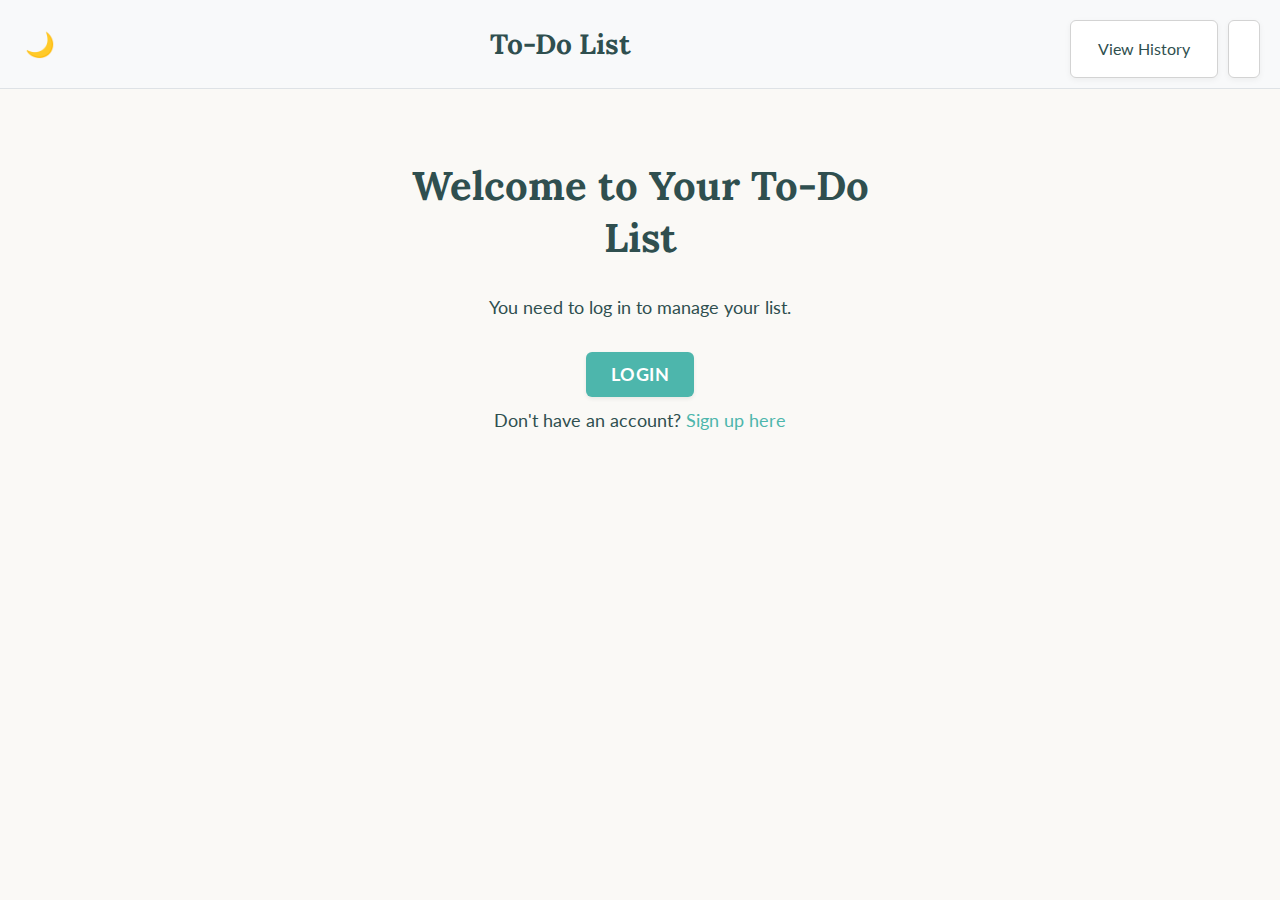
<file: index.html>
<!DOCTYPE html>
<html lang="en">
<head>
    <meta charset="UTF-8">
    <meta name="viewport" content="width=device-width, initial-scale=1.0">
    <title>To-Do List</title>
    <link rel="stylesheet" href="style.css">
</head>
<body>
    <nav>
        <div id="darkModeToggleContainer">
            <div id="darkModeToggle">🌙</div>
        </div>
        <div class="nav-title">
            <h1>To-Do List</h1>
        </div>
        <div class="nav-buttons">
            <ul class="desktop-nav-menu">
                <li><a href="#" id="history-btn">View History</a></li>
                <li><a href="#" id="logout-btn" style="display:none;">Logout</a></li>
            </ul>
            <div class="dropdown">
                <a href="#" class="dropdown-toggle" aria-label="Toggle navigation">
                    <span class="hamburger-bar"></span>
                    <span class="hamburger-bar"></span>
                    <span class="hamburger-bar"></span>
                </a>
                <div class="dropdown-menu">
                    <ul class="mobile-nav-menu">
                        <li><a href="#" id="history-btn-mobile">View History</a></li>
                        <li><a href="#" id="logout-btn-mobile" style="display:none;">Logout</a></li>
                    </ul>
                </div>
            </div>
        </div>
    </nav>

    <div id="auth-container">
        <h1>Welcome to Your To-Do List</h1>
        <p>You need to log in to manage your list.</p>
        <a href="login.html"><button>Login</button></a>
        <p>Don't have an account? <a href="signup.html">Sign up here</a></p>
    </div>

    <div id="app-container" style="display:none;"> <!-- App content will be hidden initially -->
        <input type="text" id="todo-input" placeholder="Enter a new to-do item">
        <button id="add-todo-btn">Add To-Do</button>
        <ul id="todo-list">
            <!-- To-do items will be added here by JavaScript -->
        </ul>
        <button id="end-day-btn">End Day</button>

        <div id="history-page" style="display:none;">
            <h2>History</h2>
            <button id="back-to-main-btn">Back to Main List</button>
            <div id="history-dates">
                <h3>Archived Dates</h3>
                <ul id="dates-list"></ul>
            </div>
            <div id="archived-tasks-viewer">
                <h3>Tasks for <span id="selected-history-date"></span></h3>
                <ul id="archived-tasks-list"></ul>
            </div>
        </div>
    </div>
    <script src="auth.js"></script>
    <script src="script.js"></script>
</body>
</html>
</file>
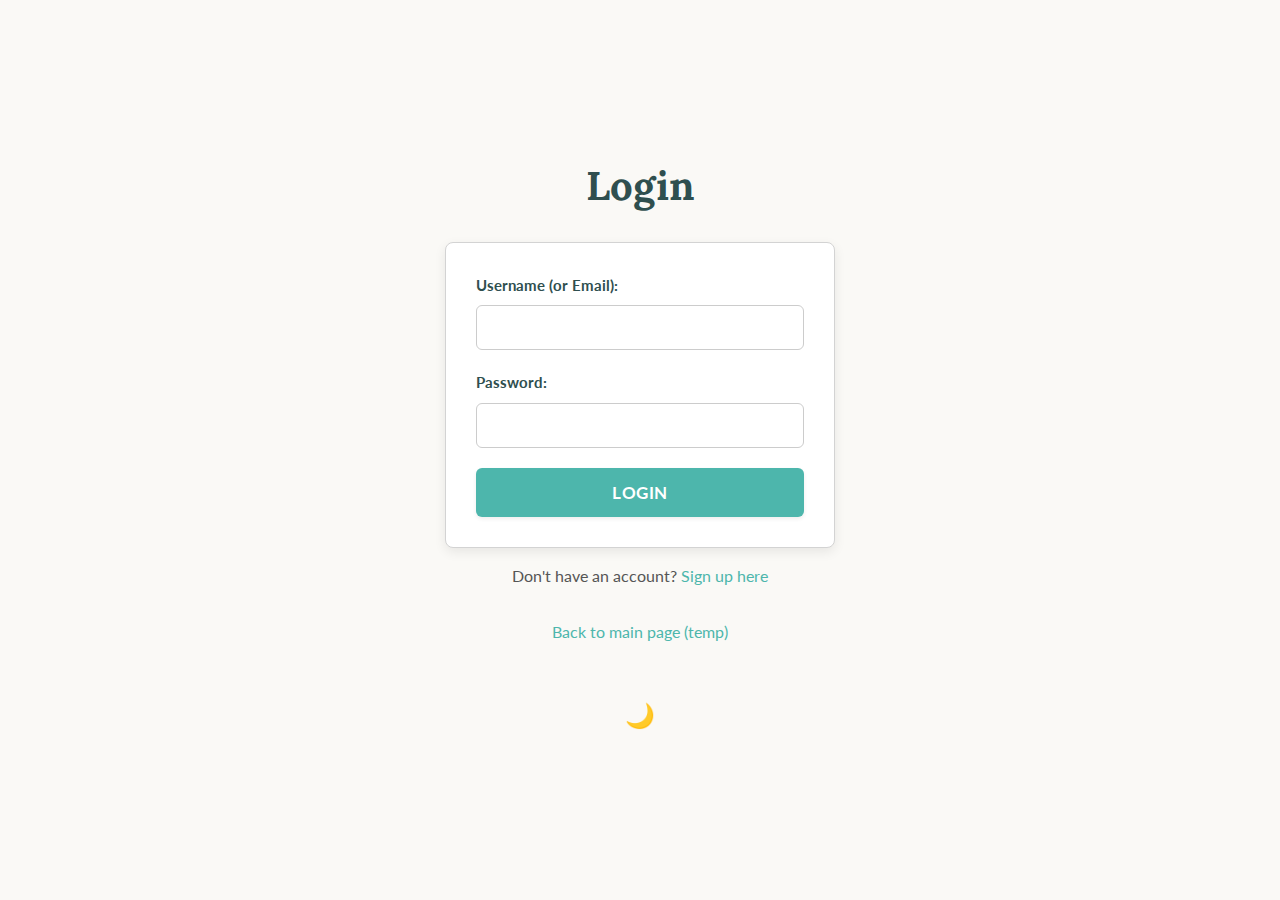
<file: login.html>
<!DOCTYPE html>
<html lang="en">
<head>
    <meta charset="UTF-8">
    <meta name="viewport" content="width=device-width, initial-scale=1.0">
    <title>Login - To-Do List</title>
    <link rel="stylesheet" href="style.css">
</head>
<body>
    <div id="darkModeToggleContainer">
        <div id="darkModeToggle">🌙</div>
    </div>
    <div class="container">
        <h1>Login</h1>
        <form id="login-form">
            <div>
                <label for="username">Username (or Email):</label>
                <input type="text" id="username" name="username" required>
            </div>
            <div>
                <label for="password">Password:</label>
                <input type="password" id="password" name="password" required>
            </div>
            <button type="submit">Login</button>
        </form>
        <p>Don't have an account? <a href="signup.html">Sign up here</a></p>
        <p><a href="index.html">Back to main page (temp)</a></p> <!-- Temporary link -->
    </div>
    <script src="auth.js"></script>
</body>
</html>
</file>
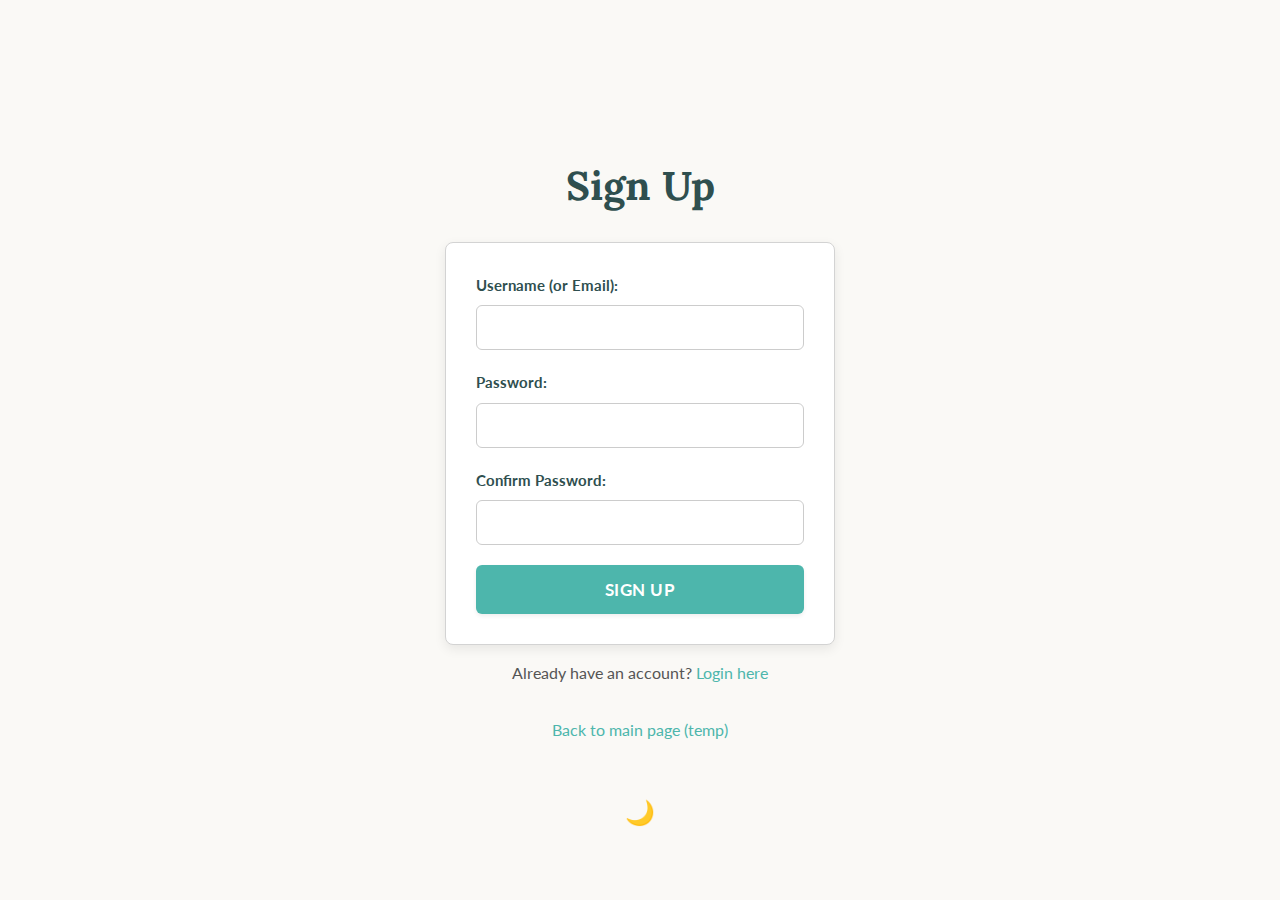
<file: signup.html>
<!DOCTYPE html>
<html lang="en">
<head>
    <meta charset="UTF-8">
    <meta name="viewport" content="width=device-width, initial-scale=1.0">
    <title>Sign Up - To-Do List</title>
    <link rel="stylesheet" href="style.css">
</head>
<body>
    <div id="darkModeToggleContainer">
        <div id="darkModeToggle">🌙</div>
    </div>
    <div class="container">
        <h1>Sign Up</h1>
        <form id="signup-form">
            <div>
                <label for="new-username">Username (or Email):</label>
                <input type="text" id="new-username" name="new-username" required>
            </div>
            <div>
                <label for="new-password">Password:</label>
                <input type="password" id="new-password" name="new-password" required>
            </div>
            <div>
                <label for="confirm-password">Confirm Password:</label>
                <input type="password" id="confirm-password" name="confirm-password" required>
            </div>
            <button type="submit">Sign Up</button>
        </form>
        <p>Already have an account? <a href="login.html">Login here</a></p>
        <p><a href="index.html">Back to main page (temp)</a></p> <!-- Temporary link -->
    </div>
    <script src="auth.js"></script>
</body>
</html>
</file>
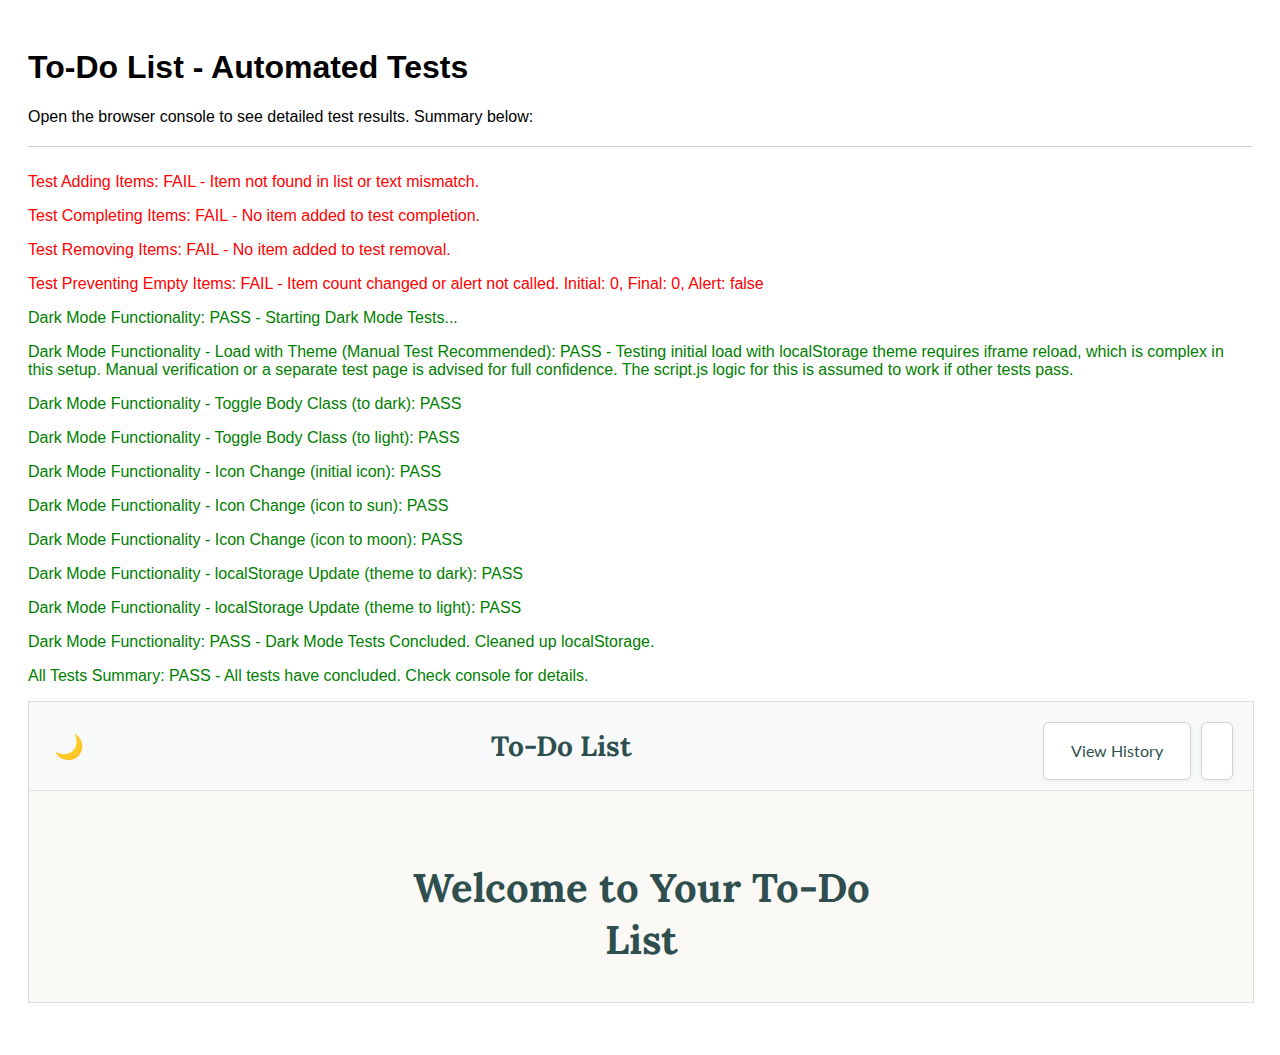
<file: tests.html>
<!DOCTYPE html>
<html lang="en">
<head>
    <meta charset="UTF-8">
    <meta name="viewport" content="width=device-width, initial-scale=1.0">
    <title>To-Do List Tests</title>
    <style>
        body { font-family: sans-serif; padding: 20px; }
        #test-results { margin-top: 20px; border-top: 1px solid #ccc; padding-top: 10px; }
        .pass { color: green; }
        .fail { color: red; }
        iframe { width: 100%; height: 300px; border: 1px solid #ddd; margin-bottom: 20px; }
    </style>
</head>
<body>
    <h1>To-Do List - Automated Tests</h1>
    <p>Open the browser console to see detailed test results. Summary below:</p>
    <div id="test-results"></div>
    <iframe src="index.html" id="todo-app-iframe"></iframe>

    <script>
        const iframe = document.getElementById('todo-app-iframe');
        const testResultsDiv = document.getElementById('test-results');

        function logTestResult(testName, passed, message = '') {
            const resultP = document.createElement('p');
            resultP.textContent = `${testName}: ${passed ? 'PASS' : 'FAIL'} ${message ? '- ' + message : ''}`;
            resultP.className = passed ? 'pass' : 'fail';
            testResultsDiv.appendChild(resultP);
            if (!passed) {
                console.error(`${testName}: FAIL ${message ? '- ' + message : ''}`);
            } else {
                console.log(`${testName}: PASS`);
            }
        }

        iframe.onload = () => {
            console.log('To-Do List App loaded in iframe. Starting tests...');
            runAllTests();
        };

        async function runAllTests() {
            const appDoc = iframe.contentDocument || iframe.contentWindow.document;
            if (!appDoc) {
                logTestResult('Setup', false, 'Could not access iframe document.');
                return;
            }

            const todoInput = appDoc.getElementById('todo-input');
            const addTodoBtn = appDoc.getElementById('add-todo-btn');
            const todoList = appDoc.getElementById('todo-list');

            if (!todoInput || !addTodoBtn || !todoList) {
                logTestResult('Setup', false, 'Could not find necessary elements in iframe.');
                return;
            }
            
            // Utility to reset list and input for next test
            function resetApp() {
                todoList.innerHTML = ''; // Clear list
                todoInput.value = '';    // Clear input
            }
            
            // --- Test 1: Adding Items ---
            async function testAddingItems() {
                resetApp();
                const testName = "Test Adding Items";
                const itemText = "New Test Item";
                todoInput.value = itemText;
                addTodoBtn.click();

                // Need a slight delay for DOM update if script.js manipulates DOM asynchronously (though current script is sync)
                await new Promise(resolve => setTimeout(resolve, 50)); 

                const firstItem = todoList.querySelector('li');
                const passed = firstItem && firstItem.textContent.includes(itemText);
                logTestResult(testName, passed, passed ? '' : 'Item not found in list or text mismatch.');
                console.assert(passed, `${testName}: Expected item "${itemText}" to be in the list.`);
            }

            // --- Test 2: Completing Items ---
            async function testCompletingItems() {
                resetApp();
                const testName = "Test Completing Items";
                const itemText = "Complete Me Item";
                todoInput.value = itemText;
                addTodoBtn.click();
                await new Promise(resolve => setTimeout(resolve, 50));

                const firstItem = todoList.querySelector('li');
                if (!firstItem) {
                    logTestResult(testName, false, "No item added to test completion.");
                    console.assert(false, `${testName}: No item found to complete.`);
                    return;
                }
                const completeBtn = firstItem.querySelector('.complete-btn');
                if (!completeBtn) {
                    logTestResult(testName, false, "Complete button not found on item.");
                    console.assert(false, `${testName}: Complete button not found.`);
                    return;
                }
                completeBtn.click();
                await new Promise(resolve => setTimeout(resolve, 50));
                
                const passed = firstItem.classList.contains('completed');
                logTestResult(testName, passed, passed ? '' : 'Item does not have "completed" class.');
                console.assert(passed, `${testName}: Expected item to have "completed" class.`);
            }

            // --- Test 3: Removing Items ---
            async function testRemovingItems() {
                resetApp();
                const testName = "Test Removing Items";
                const itemText = "Remove Me Item";
                todoInput.value = itemText;
                addTodoBtn.click();
                await new Promise(resolve => setTimeout(resolve, 50));

                let firstItem = todoList.querySelector('li');
                if (!firstItem) {
                    logTestResult(testName, false, "No item added to test removal.");
                    console.assert(false, `${testName}: No item found to remove.`);
                    return;
                }
                const removeBtn = firstItem.querySelector('.remove-btn');
                 if (!removeBtn) {
                    logTestResult(testName, false, "Remove button not found on item.");
                    console.assert(false, `${testName}: Remove button not found.`);
                    return;
                }
                removeBtn.click();
                await new Promise(resolve => setTimeout(resolve, 50));

                firstItem = todoList.querySelector('li'); // Re-query
                const passed = !firstItem; // Should be null if removed
                logTestResult(testName, passed, passed ? '' : 'Item was not removed from the list.');
                console.assert(passed, `${testName}: Expected item to be removed from the list.`);
            }

            // --- Test 4: Preventing Empty Items ---
            async function testPreventingEmptyItems() {
                resetApp();
                const testName = "Test Preventing Empty Items";
                const initialItemCount = todoList.children.length;
                
                // Mock alert so it doesn't block tests
                let alertCalled = false;
                iframe.contentWindow.alert = (message) => {
                    console.log(`Alert shown (mocked): ${message}`);
                    alertCalled = true;
                };

                todoInput.value = "   "; // Empty or whitespace
                addTodoBtn.click();
                await new Promise(resolve => setTimeout(resolve, 50));

                const finalItemCount = todoList.children.length;
                const passed = (finalItemCount === initialItemCount) && alertCalled;
                logTestResult(testName, passed, passed ? '' : `Item count changed or alert not called. Initial: ${initialItemCount}, Final: ${finalItemCount}, Alert: ${alertCalled}`);
                console.assert(passed, `${testName}: Expected no item to be added and alert to be called.`);
                
                // Restore original alert
                delete iframe.contentWindow.alert;
            }

            // Run tests sequentially
            await testAddingItems();
            await testCompletingItems();
            await testRemovingItems();
            await testPreventingEmptyItems();

            // --- Dark Mode Tests ---
            await testDarkModeFunctionality(appDoc, iframe.contentWindow);
            
            logTestResult("All Tests Summary", true, "All tests have concluded. Check console for details.");
        }

        async function testDarkModeFunctionality(appDoc, appWindow) {
            const testSuiteName = "Dark Mode Functionality";
            logTestResult(testSuiteName, true, "Starting Dark Mode Tests...");

            const body = appDoc.body;
            const darkModeToggle = appDoc.getElementById('darkModeToggle');

            if (!darkModeToggle) {
                logTestResult(testSuiteName, false, 'darkModeToggle element not found in iframe.');
                return;
            }

            // Helper to reset state for some tests
            function resetToLightMode() {
                body.classList.remove('dark-mode');
                darkModeToggle.textContent = '🌙';
                appWindow.localStorage.removeItem('theme');
            }

            // --- Test 1: Toggle Class on Body ---
            async function testToggleBodyClass() {
                const testName = `${testSuiteName} - Toggle Body Class`;
                resetToLightMode(); // Ensure starting state

                darkModeToggle.click(); // Click 1 (to dark)
                await new Promise(resolve => setTimeout(resolve, 50));
                let passed = body.classList.contains('dark-mode');
                logTestResult(testName + " (to dark)", passed, passed ? '' : 'Body should have dark-mode class.');

                darkModeToggle.click(); // Click 2 (to light)
                await new Promise(resolve => setTimeout(resolve, 50));
                passed = !body.classList.contains('dark-mode');
                logTestResult(testName + " (to light)", passed, passed ? '' : 'Body should not have dark-mode class.');
            }

            // --- Test 2: Icon Change ---
            async function testIconChange() {
                const testName = `${testSuiteName} - Icon Change`;
                resetToLightMode();

                // Initial state (should be light by default from reset)
                let passed = darkModeToggle.textContent === '🌙';
                logTestResult(testName + " (initial icon)", passed, passed ? '' : `Expected initial icon '🌙', got '${darkModeToggle.textContent}'.`);

                darkModeToggle.click(); // Click 1 (to dark)
                await new Promise(resolve => setTimeout(resolve, 50));
                passed = darkModeToggle.textContent === '☀️';
                logTestResult(testName + " (icon to sun)", passed, passed ? '' : `Expected icon '☀️', got '${darkModeToggle.textContent}'.`);

                darkModeToggle.click(); // Click 2 (to light)
                await new Promise(resolve => setTimeout(resolve, 50));
                passed = darkModeToggle.textContent === '🌙';
                logTestResult(testName + " (icon to moon)", passed, passed ? '' : `Expected icon '🌙', got '${darkModeToggle.textContent}'.`);
            }

            // --- Test 3: localStorage Update ---
            async function testLocalStorageUpdate() {
                const testName = `${testSuiteName} - localStorage Update`;
                resetToLightMode(); // Clears localStorage and sets to light

                darkModeToggle.click(); // Click 1 (to dark)
                await new Promise(resolve => setTimeout(resolve, 50));
                let storedTheme = appWindow.localStorage.getItem('theme');
                let passed = storedTheme === 'dark';
                logTestResult(testName + " (theme to dark)", passed, passed ? '' : `localStorage theme should be 'dark', got '${storedTheme}'.`);

                darkModeToggle.click(); // Click 2 (to light)
                await new Promise(resolve => setTimeout(resolve, 50));
                storedTheme = appWindow.localStorage.getItem('theme');
                passed = storedTheme === 'light';
                logTestResult(testName + " (theme to light)", passed, passed ? '' : `localStorage theme should be 'light', got '${storedTheme}'.`);
            }
            
            // --- Test 4: Load with Theme from localStorage ---
            // This test requires reloading the iframe, which is complex here.
            // The current test setup loads the iframe once.
            // A full test would involve:
            // 1. Set localStorage in iframe's context.
            // 2. Reload iframe: iframe.contentWindow.location.reload() or iframe.src = iframe.src.
            // 3. Wait for iframe to load again.
            // 4. Perform assertions.
            // This is tricky because runAllTests() is called on iframe.onload.
            // For now, we'll log a note about this limitation.
            // A more robust solution might involve a separate test HTML page for this specific scenario
            // or a more advanced testing framework.

            logTestResult(testSuiteName + " - Load with Theme (Manual Test Recommended)", true, "Testing initial load with localStorage theme requires iframe reload, which is complex in this setup. Manual verification or a separate test page is advised for full confidence. The script.js logic for this is assumed to work if other tests pass.");

            // Run dark mode tests
            await testToggleBodyClass();
            await testIconChange();
            await testLocalStorageUpdate();
            
            // Cleanup localStorage after dark mode tests
            appWindow.localStorage.removeItem('theme');
            logTestResult(testSuiteName, true, "Dark Mode Tests Concluded. Cleaned up localStorage.");
        }
    </script>
</body>
</html>
</file>
<file: style.css>
@import url('https://fonts.googleapis.com/css2?family=Lora:wght@400;700&family=Lato:wght@400;700&display=swap');

/* Reset and Base Styles */
* {
    box-sizing: border-box;
    margin: 0;
    padding: 0;
}

html {
    font-size: 16px; /* Base font size */
}

body {
    font-family: 'Lato', sans-serif;
    display: flex;
    flex-direction: column;
    align-items: center;
    background-color: #FAF9F6;
    color: #2F4F4F;
    margin: 0;
    padding: 20px;
    line-height: 1.6;
}

h1, h2, h3 {
    font-family: 'Lora', serif;
    color: #2F4F4F;
    margin-bottom: 0.75em;
    line-height: 1.3;
}

h1 {
    font-size: 2.5rem;
    margin-top: 20px;
}

h2 {
    font-size: 2rem;
}

h3 {
    font-size: 1.5rem;
}

p {
    margin-bottom: 1rem;
}

a {
    color: #4DB6AC;
    text-decoration: none;
    transition: color 0.3s ease;
}

a:hover {
    color: #388E8E;
    text-decoration: underline;
}

/* Add styles for login/signup containers */
.container {
    display: flex;
    flex-direction: column;
    align-items: center;
    justify-content: center;
    padding: 30px;
    margin-top: 40px;
    width: 100%;
    max-width: 450px;
}

/* Form styling */
#login-form, #signup-form {
    display: flex;
    flex-direction: column;
    gap: 20px;
    padding: 30px;
    background-color: #FFFFFF;
    border: 1px solid #D3D3D3;
    border-radius: 8px;
    width: 100%;
    box-shadow: 0 4px 12px rgba(0,0,0,0.08);
}

#login-form div, #signup-form div {
    display: flex;
    flex-direction: column;
    gap: 8px;
}

#login-form label, #signup-form label {
    font-weight: bold;
    color: #2F4F4F;
    font-size: 0.95rem;
}

input[type="text"], input[type="password"] {
    padding: 12px 15px;
    border: 1px solid #CCCCCC;
    border-radius: 6px;
    font-family: 'Lato', sans-serif;
    font-size: 1rem;
    color: #2F4F4F;
    background-color: #FFFFFF;
    transition: border-color 0.3s ease, box-shadow 0.3s ease;
}

input[type="text"]:focus, input[type="password"]:focus {
    outline: none;
    border-color: #4DB6AC;
    box-shadow: 0 0 0 3px rgba(77, 182, 172, 0.2);
}

/* General button styles */
button, input[type="submit"] {
    padding: 12px 20px;
    background-color: #4DB6AC;
    color: white;
    border: none;
    border-radius: 6px;
    cursor: pointer;
    font-family: 'Lato', sans-serif;
    font-weight: 600; /* Semi-bold */
    font-size: 1rem;
    text-transform: none; /* Softer feel */
    letter-spacing: normal;
    transition: background-color 0.3s ease, transform 0.1s ease, box-shadow 0.2s ease;
    box-shadow: 0 2px 4px rgba(0,0,0,0.07);
}

button:hover, input[type="submit"]:hover {
    background-color: #388E8E;
    transform: translateY(-1px);
    box-shadow: 0 4px 8px rgba(0,0,0,0.1);
}

button:active, input[type="submit"]:active {
    transform: translateY(0px);
    box-shadow: 0 2px 4px rgba(0,0,0,0.07);
}

/* Login/Signup form submit buttons can be more prominent */
#login-form button, #signup-form button {
    text-transform: uppercase;
    letter-spacing: 0.5px;
    padding: 14px 20px;
    font-size: 1.05rem;
    font-weight: bold; /* Ensure it's bold as per original general style */
}

/* Paragraphs with links below the form */
.container p {
    margin-top: 15px;
    color: #555;
}

/* Dark Mode Toggle Styles */
#darkModeToggleContainer {
    position: fixed;
    top: 10px;
    left: 10px;
    cursor: pointer;
    z-index: 1000;

}

#darkModeToggle {
    font-size: 24px;
    padding: 5px;
    border-radius: 50%;
}



/* Auth container on index.html */
#auth-container {
    text-align: center;
    margin-top: 50px;
    padding: 20px;
    width: 100%;
    max-width: 500px;
}

#auth-container h1 {
    margin-bottom: 30px;
}

#auth-container p {
    margin-bottom: 20px;
    font-size: 1.1rem;

}

#auth-container button {
    padding: 12px 25px;
    font-size: 1.1rem;
    margin: 10px 5px;
    text-transform: uppercase;
    letter-spacing: 0.5px;
    font-weight: bold; /* Ensure it's bold */
}

/* App Container (#app-container) and To-Do List specific items on index.html */
#app-container {
    width: 100%;
    max-width: 600px;
    margin-top: 20px;
    padding: 20px;
    display: none;
}

#app-container h1 {
    text-align: center;
    margin-bottom: 30px;
}


#todo-input {
    width: calc(100% - 130px);
    margin-right: 10px;
    margin-bottom: 20px;
    display: inline-block;
    vertical-align: middle;
}

#add-todo-btn {
    width: 110px;
    padding: 12px 10px;
    vertical-align: middle;
    margin-bottom: 20px;
    /* text-transform: none; Inherited from general button */
}

/* Container for action buttons like End Day, View History, Logout */
#app-container > button:not(#add-todo-btn) {
    /* This rule might need review as history-btn and logout-btn are moved */
    margin: 5px;
}

#end-day-btn {
    display: block; /* To allow margin auto centering */
    margin: 20px auto; /* Top/bottom margin 20px, left/right auto for centering */
    /* Inherit general button styles */
}

#history-btn, #logout-btn, #back-to-main-btn {
    /* These buttons are styled by navbar rules or general button rules if elsewhere */
    /* #history-btn and #logout-btn are in the navbar */
}


ul#todo-list {
    list-style-type: none;
    padding: 0;
    width: 100%;
    margin-top: 20px;
}

li {
    background-color: #FFFFFF;
    border: 1px solid #D3D3D3;
    padding: 15px;
    margin-top: 10px;
    border-radius: 6px;
    display: flex;
    justify-content: space-between;
    align-items: center;
    box-shadow: 0 2px 6px rgba(0,0,0,0.05);

    transition: opacity 0.2s ease, background-color 0.2s ease, border-color 0.2s ease, border-top 0.2s ease, box-shadow 0.3s ease; /* Smooth transitions & added box-shadow from existing */

}

li:hover {
    box-shadow: 0 4px 10px rgba(0,0,0,0.08);
}

li > span {
    flex-grow: 1;
    min-width: 0;
    padding-right: 15px;
    overflow-wrap: break-word;
}

.completed span {
    text-decoration: line-through;
    color: #777;
}

li div {
    display: flex;
    gap: 8px;
}

/* Buttons inside list items (Complete, Remove) */
li button {
    padding: 6px 12px;
    font-size: 0.85rem;
    text-transform: none;
    letter-spacing: normal;
    font-weight: normal;
    box-shadow: 0 1px 2px rgba(0,0,0,0.05);
}

li button:hover {
    transform: translateY(-1px);
    box-shadow: 0 2px 4px rgba(0,0,0,0.08);
}

li button.complete-btn {
    background-color: #66BB6A;
    color: white;
}

li button.complete-btn:hover {
    background-color: #4CAF50;
}

li button.remove-btn {
    background-color: #EF5350;
    color: white;
}

li button.remove-btn:hover {
    background-color: #E53935;
}

.completed li button.complete-btn { /* Style for complete button when task IS completed */
    background-color: #A5D6A7;
    color: #333;
}
.completed li button.complete-btn:hover {
    background-color: #81C784;
}


/* History Page Styles */
#history-page {
    width: 100%;
    margin: 20px auto;
    padding: 20px;
    background-color: #FFFFFF;
    border: 1px solid #D3D3D3;
    border-radius: 8px;
}

#history-page h2, #history-page h3 {
    margin-bottom: 15px;
    text-align: center;
}

#dates-list {
    list-style-type: none;
    padding: 0;
    margin-bottom: 20px;
}

#dates-list li {
    padding: 12px 15px;
    background-color: #F8F8F8;
    border: 1px solid #E0E0E0;
    border-radius: 6px;
    margin-bottom: 8px;
    cursor: pointer;
    transition: background-color 0.3s ease, border-color 0.3s ease;
}

#dates-list li:hover {
    background-color: #E9E9E9;
    border-color: #C0C0C0;
}

#archived-tasks-viewer h3 {
    margin-top: 20px;
}
#archived-tasks-list {
    list-style-type: none;
    padding: 0;
}

#archived-tasks-list li {
    padding: 10px 15px;
    border-bottom: 1px solid #E0E0E0;
}

#archived-tasks-list li:last-child {
    border-bottom: none;
}

#archived-tasks-list li.completed-task-history {
    color: #28a745;
}

#archived-tasks-list li.incomplete-task-history {
    color: #dc3545;
}


/* Dark Mode Styles */
body.dark-mode {
    background-color: #1A202C;
    color: #E2E8F0;
}

body.dark-mode h1, body.dark-mode h2, body.dark-mode h3 {
    color: #E2E8F0;
}

body.dark-mode a {
    color: #80CBC4;
}

body.dark-mode a:hover {
    color: #4DB6AC;
}

body.dark-mode .container {
}

body.dark-mode #login-form, body.dark-mode #signup-form {
    background-color: #2D3748;
    border-color: #4A5568;
    box-shadow: 0 4px 12px rgba(0,0,0,0.25);
}

body.dark-mode #login-form label, body.dark-mode #signup-form label {
    color: #E2E8F0;
}

body.dark-mode input[type="text"], body.dark-mode input[type="password"] {
    background-color: #252A34;
    color: #E2E8F0;
    border-color: #4A5568;
}

body.dark-mode input[type="text"]:focus, body.dark-mode input[type="password"]:focus {
    border-color: #80CBC4;
    box-shadow: 0 0 0 3px rgba(128, 203, 196, 0.25);

}

/* Dark Mode Button Refinements */
body.dark-mode button, body.dark-mode input[type="submit"] {
    background-color: #80CBC4;
    color: #1A202C;
    box-shadow: 0 2px 4px rgba(0,0,0,0.2);
}

body.dark-mode button:hover, body.dark-mode input[type="submit"]:hover {
    background-color: #4DB6AC;
    color: #FFFFFF;
    box-shadow: 0 4px 8px rgba(0,0,0,0.3);
}

/* Dark mode for prominent buttons like Login/Signup form submits and #auth-container button */
body.dark-mode #login-form button, body.dark-mode #signup-form button, body.dark-mode #auth-container button {
    background-color: #80CBC4;
    color: #1A202C;
    /* text-transform and letter-spacing are inherited from light mode definitions */
}

body.dark-mode #login-form button:hover, body.dark-mode #signup-form button:hover, body.dark-mode #auth-container button:hover {
    background-color: #4DB6AC;
    color: #FFFFFF;
}

body.dark-mode .container p {
    color: #A0AEC0;
}

body.dark-mode #auth-container p {
    color: #CBD5E0;
}

/* Dark Mode for App Container and To-Do List items */
body.dark-mode #app-container {
}

body.dark-mode #todo-input {
}

body.dark-mode li {
    background-color: #2D3748;
    border-color: #4A5568;
    box-shadow: 0 2px 6px rgba(0,0,0,0.2);
}


body.dark-mode li:hover {
    box-shadow: 0 4px 10px rgba(0,0,0,0.3);
}

body.dark-mode .completed span {
    color: #A0AEC0;
}

/* Specific dark mode overrides for list item buttons */
body.dark-mode li button.complete-btn {
    background-color: #4CAF50;
    color: white;
}

body.dark-mode li button.complete-btn:hover {
    background-color: #388E3C;

}

body.dark-mode li button.remove-btn {
    background-color: #E53935;
    color: white;
}

body.dark-mode li button.remove-btn:hover {
    background-color: #C62828;
}


body.dark-mode .completed li button.complete-btn {
    background-color: #81C784;
    color: #1A202C;
}
body.dark-mode .completed li button.complete-btn:hover {
    background-color: #66BB6A;
}


/* Dark Mode for History Page */
body.dark-mode #history-page {
    background-color: #2D3748;
    border-color: #4A5568;
}

body.dark-mode #history-page h2, body.dark-mode #history-page h3 {
    color: #E2E8F0;
}

body.dark-mode #dates-list li {
    background-color: #252A34;
    border-color: #4A5568;
    color: #CBD5E0;
}

body.dark-mode #dates-list li:hover {
    background-color: #303640;
}

body.dark-mode #archived-tasks-list li {
    border-bottom-color: #4A5568;
}

body.dark-mode #archived-tasks-list li.completed-task-history {
    color: #68D391;
}

body.dark-mode #archived-tasks-list li.incomplete-task-history {
    color: #FC8181;
}

body.dark-mode #darkModeToggle {

}

/* Drag and Drop Styles */
#todo-list li.dragging {
    opacity: 0.5; /* Make the dragged item semi-transparent */
    background-color: #e0e0e0; /* Light gray background while dragging */
    border-style: dashed; /* Optional: dashed border */
}

#todo-list li.drag-over {
    border-top: 2px solid #4DB6AC; /* Highlight top border of potential drop target */
    /* Or use background color change: */
    /* background-color: #f0f8ff; */ /* AliceBlue, a very light blue as hover indication */
}

/* Dark Mode adaptations for drag states */
body.dark-mode #todo-list li.dragging {
    background-color: #4A5568; /* Darker background for dragging item in dark mode */
    opacity: 0.6;
    border-style: dashed;
    border-color: #80CBC4; /* Accent color for dashed border */
}

body.dark-mode #todo-list li.drag-over {
    border-top: 2px solid #80CBC4; /* Dark mode accent for drop target highlight */
    /* Or use background color change: */
    /* background-color: #303640; */ /* Slightly lighter than item bg for dark mode hover */

}

/* Navbar Styles */
nav {
    display: flex;
    justify-content: space-between;
    align-items: center;
    padding: 10px 20px;
    background-color: #f8f9fa;
    border-bottom: 1px solid #dee2e6;
    width: 100%;
    position: fixed; /* Make navbar fixed at the top */
    top: 0;
    left: 0;
    z-index: 1000; /* Ensure navbar is above other content */
}

body {
    padding-top: 70px; /* Add padding to body to offset fixed navbar */
}


.nav-title h1 {
    font-size: 1.75rem; /* Adjusted for navbar */
    margin: 0; /* Remove default margin */
}

#darkModeToggleContainer {
    position: static; /* Override fixed positioning */
    /* Styling for dark mode toggle within navbar is handled by flexbox */
}

/* General Nav List Styling */
.desktop-nav-menu, .mobile-nav-menu {
    list-style-type: none;
    padding: 0;
    margin: 0;
}

.desktop-nav-menu li {
    display: inline-block;
    margin-left: 10px;
}

.desktop-nav-menu li a {
    padding: 8px 12px; /* Adjust padding to resemble button size */
    text-decoration: none;
    color: inherit; /* Inherit color from nav or body */
    border-radius: 4px;
    transition: background-color 0.3s ease, color 0.3s ease;
}

.desktop-nav-menu li a:hover {
    background-color: #e9ecef; /* Light hover for links */
    color: #0056b3; /* Link hover color */
    text-decoration: none;
}

/* Hamburger Icon Styling */
.dropdown {
    position: relative;
    display: none; /* Hidden by default, shown on mobile */
}

.dropdown-toggle {
    display: inline-block;
    text-decoration: none;
    padding: 8px; /* Padding around hamburger */
}

span.hamburger-bar {
    display: block;
    width: 25px;
    height: 3px;
    background-color: #333; /* Bar color */
    margin: 5px 0;
    transition: 0.4s;
}

/* Dropdown Menu Styling */
.dropdown-menu {
    display: none; /* Hidden by default, toggled by JS */
    position: absolute;
    right: 0;
    top: 100%; /* Position below the hamburger icon */
    background-color: #fff;
    border: 1px solid #ccc;
    border-radius: 4px;
    z-index: 1001;
    min-width: 180px; /* Slightly wider */
    box-shadow: 0 2px 5px rgba(0,0,0,0.1);
}

.dropdown-menu.active {
    display: block;
}

.mobile-nav-menu li a {
    display: block;
    padding: 10px 15px;
    text-decoration: none;
    color: #333;
    transition: background-color 0.3s ease;
}

.mobile-nav-menu li a:hover {
    background-color: #f0f0f0;
    text-decoration: none;
}

/* Dark Mode Navbar Styles */
body.dark-mode nav {
    background-color: #343a40;
    border-bottom-color: #495057;
}

body.dark-mode .nav-title h1 {
    color: #E2E8F0;
}

/* Dark mode for desktop nav links */
body.dark-mode .desktop-nav-menu li a {
    color: #E2E8F0;
}

body.dark-mode .desktop-nav-menu li a:hover {
    background-color: #4A5568;
    color: #ffffff;
}

/* Dark mode for hamburger bars */
body.dark-mode span.hamburger-bar {
    background-color: #E2E8F0; /* Light color for bars */
}

/* Dark mode for dropdown menu */
body.dark-mode .dropdown-menu {
    background-color: #2D3748;
    border-color: #4A5568;
    box-shadow: 0 2px 5px rgba(0,0,0,0.3);
}

body.dark-mode .mobile-nav-menu li a {
    color: #E2E8F0;
}

body.dark-mode .mobile-nav-menu li a:hover {
    background-color: #4A5568;
}


/* Responsive Navbar Styles */
/* Mobile/Tablet (< 767.98px) */
@media (max-width: 767.98px) {
    nav {
        justify-content: space-between;
    }

    .nav-title {
        order: 1;
        flex-grow: 1;
        text-align: left;
    }

    #darkModeToggleContainer {
        order: 2;
    }

    .nav-buttons {
        order: 3;
    }

    .desktop-nav-menu { /* Hide desktop menu on mobile */
        display: none;
    }

    .dropdown { /* Show dropdown (hamburger) structure on mobile */
        display: inline-block;
    }
}

/* Desktop (>= 768px) */
@media (min-width: 768px) {
    nav {
        justify-content: space-between;
        align-items: center;
    }

    #darkModeToggleContainer {
        order: 1;
    }

    .nav-title {
        order: 2;
        text-align: center;
        flex-grow: 1;
    }

    .nav-buttons {
        order: 3;
    }

    .desktop-nav-menu { /* Ensure desktop menu is visible */
        display: flex; /* Or inline-block, depending on desired layout */
    }

    .nav-buttons .dropdown { /* Hide dropdown (hamburger) on desktop */
        display: none !important; /* Use !important if necessary to override */
    }
}
</file>
